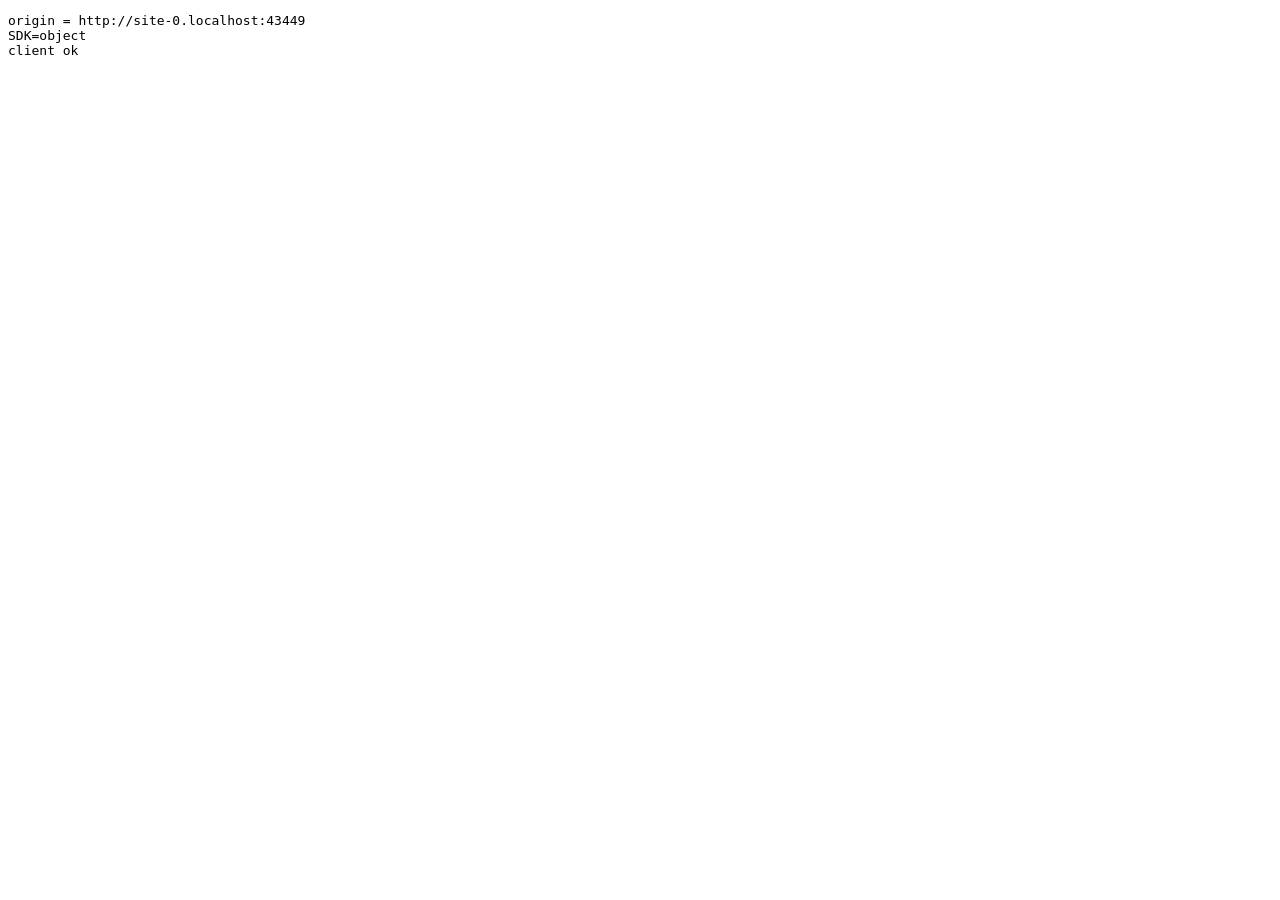
<file: _ghorigin.html>
<!doctype html>
<html><head><meta charset="utf-8"><title>ghorigin probe</title></head>
<body><pre id="out">running...</pre>
<script src="js/cloud-sdk.js?v=1"></script>
<script>
const out = document.getElementById('out');
const L = [];
const say = m => { L.push(m); out.textContent = L.join('\n'); };
const TINY = '[data-uri]';
const KEY = 'wbpk_p7SWMhcRww37VUgFTI1xc3_w81WiVKdg0hMWogQoB8WcX5Ki3Pc7tVG';
const EP  = 'https://emerald-tablet-tarot.app.workbuddy.host';

say('origin = ' + location.origin);
window.addEventListener('error', e => say('WINERR ' + e.message));

(async () => {
  try {
    say('SDK=' + (typeof window.WorkBuddyCloud));
    const g = window.WorkBuddyCloud;
    const c = g.createWorkBuddyCloud({
      endpoint: EP,
      oauthRelayBaseUrl: 'https://www.workbuddy.cn/v2/as/genie-baas/oauth',
      publishableKey: KEY
    });
    say('client ok');

    // 1) READ
    try {
      const r = await c.database.from('cuiyu_slots').select('key,ix,rev')
        .eq('page','cuiyulu').eq('key','cup').eq('ix',0);
      say('READ ' + (r.error ? 'ERR ' + JSON.stringify(r.error) : 'OK rows=' + (r.data||[]).length));
    } catch (e) { say('READ THROW ' + (e && (e.status||'') + ' | ' + e.message || e)); }

    // 2) WRITE (rpc + passcode)
    try {
      const w = await c.database.rpc('cuiyu_set_slot', {
        p_passcode:'520', p_page:'cuiyulu', p_key:'cup', p_ix:0,
        p_url: TINY, p_rev: 'ghprobe-' + Date.now()
      });
      say('WRITE ' + (w.error ? 'ERR ' + JSON.stringify(w.error) : 'OK'));
    } catch (e) { say('WRITE THROW ' + (e && (e.status||'') + ' | ' + e.message || e)); }

    // 3) 实际发出的网络请求（看被谁拦了）
    setTimeout(() => {
      try {
        const rs = performance.getEntriesByType('resource')
          .filter(x => x.name.indexOf('workbuddy') >= 0 || x.name.indexOf('tencentbuddy') >= 0);
        say('NET ' + rs.length);
        rs.slice(0, 12).forEach(x => say('  ' + x.name.replace(location.origin,'') + '  [size=' + (x.transferSize===undefined?'?':x.transferSize) + ']'));
      } catch (e) { say('NET ERR ' + e); }
      say('DONE');
    }, 1500);
  } catch (e) { say('FATAL ' + (e && e.message || e)); say('DONE'); }
})();
</script>
</body></html>
</file>
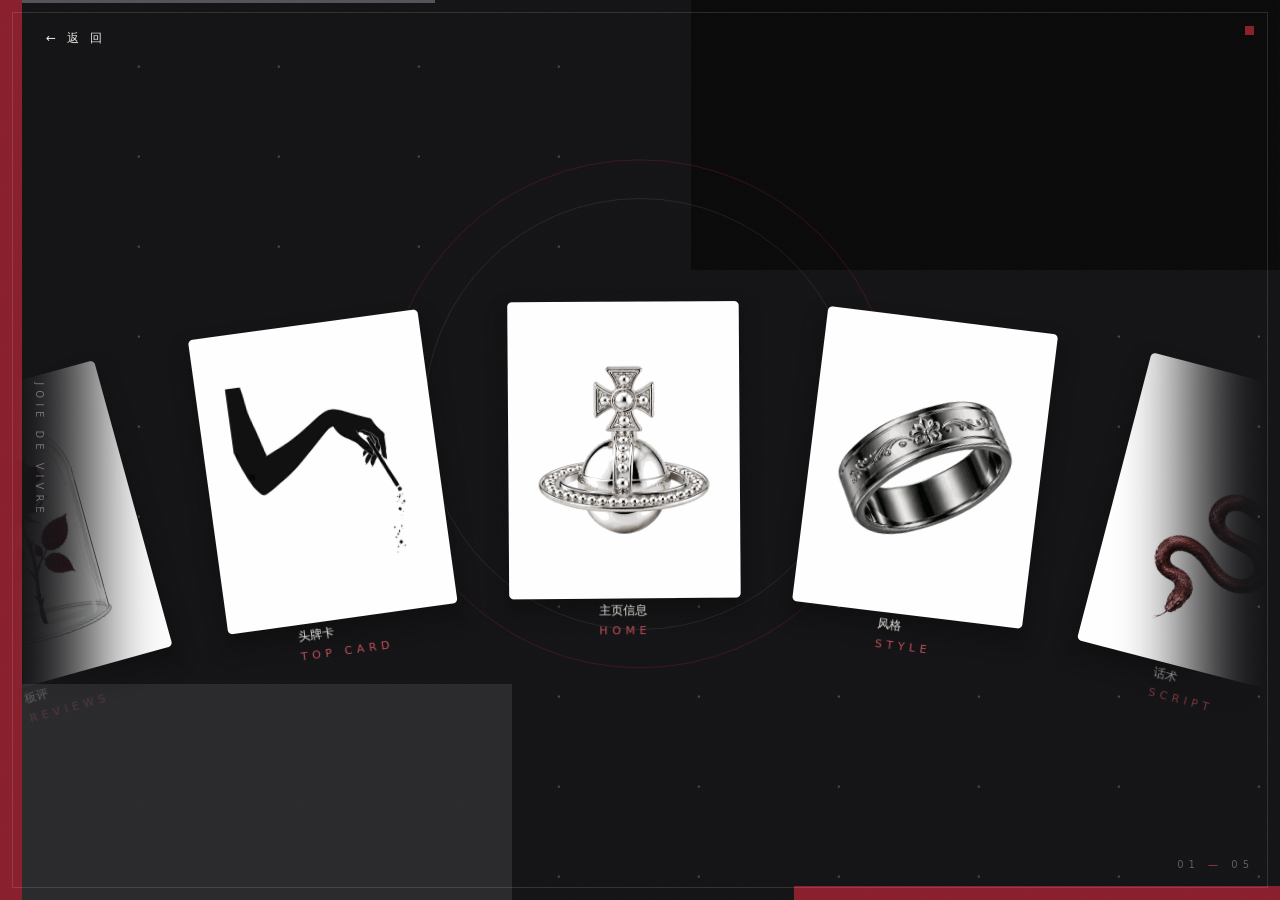
<file: peiban/gallery.html>
<!doctype html>
<html lang="zh-CN">
  <head>
    <meta charset="UTF-8" />
    <meta name="viewport" content="width=device-width, initial-scale=1, maximum-scale=1, user-scalable=no" />
    <title>唤醒画廊</title>
    <style>
/* ==========================================================================
   CircularGallery - 组件样式（对应原仓库的 CircularGallery.css）
   ========================================================================== */

.circular-gallery {
  position: relative;
  width: 100%;
  height: 100%;
  overflow: hidden;
  cursor: grab;
  touch-action: pan-y;
  outline: none;
}
.circular-gallery[data-dragging] { cursor: grabbing; }
.circular-gallery[data-pointer] { cursor: pointer; }
.circular-gallery-canvas {
  position: absolute;
  inset: 0;
  width: 100%;
  height: 100%;
  display: block;
}
.circular-gallery-labels {
  position: absolute;
  inset: 0;
  pointer-events: none;
}
.circular-gallery-label {
  position: absolute;
  left: 0;
  top: 0;
  white-space: nowrap;
  will-change: transform, opacity;
  text-shadow: 0 2px 14px rgba(0, 0, 0, 0.45);
}
.circular-gallery-caption {
  position: absolute;
  left: 50%;
  top: 0;
  transform: translate(-50%, 0);
  width: min(620px, 84%);
  text-align: center;
  opacity: 0;
  pointer-events: none;
  will-change: transform, opacity;
}
.circular-gallery-caption-text { margin: 0; line-height: 1.5; }
.circular-gallery-close {
  position: absolute;
  top: 22px;
  right: 22px;
  width: 40px;
  height: 40px;
  display: grid;
  place-items: center;
  border: 1px solid currentColor;
  border-radius: 999px;
  background: transparent;
  color: currentColor;
  opacity: 0;
  pointer-events: none;
  cursor: pointer;
  transition: opacity 0.2s;
}
.circular-gallery-close[data-visible] { opacity: 0.85; pointer-events: auto; }
.circular-gallery-hidden {
  position: absolute;
  width: 1px;
  height: 1px;
  overflow: hidden;
  clip-path: inset(50%);
  white-space: nowrap;
}

      /* ===== 覆盖：透明画布，背景由 .g-bg 拼接层承担 ===== */
      #gallery { touch-action: none !important; background: transparent !important; }
      body { margin: 0; background: #141416; overflow: hidden; }
      #gallery { position: relative; z-index: 1; width: 100%; height: 100vh; }

      /* ===== 黑白灰暗红拼接背景 ===== */
      .g-bg{
        position: fixed; inset: 0; z-index: 0; pointer-events: none;
        background:
          /* 暗红竖带：左缘 */
          linear-gradient(#8a1f2d, #8a1f2d) left top / 22px 100% no-repeat,
          /* 暗红横带：底部右段 */
          linear-gradient(#8a1f2d, #8a1f2d) right bottom / 38% 14px no-repeat,
          /* 黑色大块：右上 */
          linear-gradient(#0a0a0b, #0a0a0b) right top / 46% 30% no-repeat,
          /* 深灰块：左下 */
          linear-gradient(#2a2a2d, #2a2a2d) left bottom / 40% 24% no-repeat,
          /* 浅灰细横带：顶部左段 */
          linear-gradient(#55535a, #55535a) left top / 34% 3px no-repeat,
          /* 半调网点条：右中 */
          radial-gradient(rgba(233,230,223,.28) 1px, transparent 1.4px) right 8% top 36% / 140px 90px repeat,
          /* 底色 */
          #141416;
      }
      /* 细白内框：拼贴的"装裱线" */
      .g-frame{
        position: fixed; inset: 12px; z-index: 0; pointer-events: none;
        border: 1px solid rgba(233,230,223,.14);
      }
      /* 背景大圆环：呼应土星 */
      .g-circle{
        position: fixed; left: 50%; top: 46%; z-index: 0; pointer-events: none;
        width: 430px; height: 430px; transform: translate(-50%, -50%);
        border: 1px solid rgba(233,230,223,.09); border-radius: 50%;
      }
      .g-circle::after{
        content: ''; position: absolute; left: 50%; top: 50%;
        width: 118%; height: 118%; transform: translate(-50%, -50%);
        border: 1px solid rgba(138,31,45,.35); border-radius: 50%;
      }
      /* 装饰小字：竖排英文 + 页码 + 红方块 */
      .g-word{
        position: fixed; z-index: 0; pointer-events: none;
        font-family: system-ui, -apple-system, sans-serif;
        color: rgba(233,230,223,.4); letter-spacing: .5em; font-weight: 300;
      }
      .g-word.w1{ left: 34px; top: 50%; transform: translateY(-50%); writing-mode: vertical-rl; font-size: 10px; }
      .g-word.w2{ right: 26px; bottom: 30px; font-size: 10px; color: rgba(233,230,223,.35); }
      .g-word.w2 b{ color: #b23a45; font-weight: 400; }
      .g-sq{
        position: fixed; right: 26px; top: 26px; z-index: 0; pointer-events: none;
        width: 9px; height: 9px; background: #8a1f2d;
      }
      /* 噪点颗粒 */
      .g-noise{
        position: fixed; inset: 0; z-index: 0; pointer-events: none; opacity: .05;
        background-image: url("data:image/svg+xml;utf8,<svg xmlns='http://www.w3.org/2000/svg' width='160' height='160'><filter id='n'><feTurbulence type='fractalNoise' baseFrequency='0.9' numOctaves='2'/><feColorMatrix type='saturate' values='0'/></filter><rect width='160' height='160' filter='url(%23n)' opacity='0.5'/></svg>");
      }

      /* ===== 返回按钮 ===== */
      .g-back{
        position: fixed; left: 36px; top: 24px; z-index: 20;
        font-size: 12px; letter-spacing: .3em; color: #e9e6df;
        padding: 6px 10px; cursor: pointer; user-select: none; -webkit-user-select: none;
        font-family: system-ui,-apple-system,'PingFang SC','Microsoft YaHei',sans-serif;
      }
      .g-back:active{ opacity: .5; }

      /* ===== 卡片文字：中文细体 + 英文小字 ===== */
      .circular-gallery-label{ font-weight: 300 !important; }
      .circular-gallery-label .en{
        display: block; margin-top: 5px;
        font-size: 11px !important; font-weight: 300; font-style: normal;
        letter-spacing: .42em; color: #c0505b !important;
        font-family: system-ui, sans-serif;
      }
    </style>
  </head>
  <body>
    <div class="g-bg"></div>
    <div class="g-frame"></div>
    <div class="g-circle"></div>
    <div class="g-word w1">JOIE&nbsp;DE&nbsp;VIVRE</div>
    <div class="g-word w2">01<b>&nbsp;—&nbsp;</b>05</div>
    <div class="g-sq"></div>
    <div class="g-noise"></div>

    <div class="g-back" id="gBack">← 返 回</div>

    <div id="gallery"></div>

    <script>
/* ==========================================================================
   CircularGallery - 环形画廊（WebGL2）
   来源：react-bits / Components/CircularGallery

   本文件是原生 JS 移植版：着色器与全部数学逻辑逐行保留，
   只把 React hooks 换成实例字段 / 事件委托。零依赖，不需要构建工具。

   三步接入：
     1. <link rel="stylesheet" href="circular-gallery.css">
     2. <div id="gallery"></div>
     3. <script src="circular-gallery.js"><\/script>
        <script>
          CircularGallery.mount('#gallery', {
            items: [{ image: 'a.jpg', text: '标题' }]
          });
        <\/script>

   --------------------------------------------------------------------------
   参数（全部可选，不写就用默认值）
   --------------------------------------------------------------------------
   items         数组，必填   [{ image, text, description }]，image 是图片地址
   bend          3           弧面弯曲程度；0 = 平直，负号往反方向弯
   itemSize      1           卡片整体大小倍率 0.2~2
   itemAspect    0.78        卡片宽高比（宽 ÷ 高）
   gap           0.26        卡片间距（按卡片宽度的比例）
   borderRadius  0.05        圆角，相对短边 0~0.5
   textColor     '#ffffff'   文字 / 高亮描边颜色
   wave          1           滚动时的波浪扭曲强度，0 = 关闭
   fadeEdges     0.12        两侧边缘淡出，0 = 不淡出
   shadow        0.25        卡片阴影 0~1
   scrollSpeed   2           拖拽 / 滚轮灵敏度
   scrollEase    0.05        缓动，越小越拖沓 0.001~1
   autoScroll    0           自动滚动速度，0 = 关闭
   grayscale     false       默认黑白，悬停 / 激活时恢复彩色
   showTitles    true        显示卡片标题
   snap          true        松手自动对齐到最近一张
   openOnClick   true        点击卡片放大
   intro         true        首屏入场动画
   font          'bold 30px Figtree, system-ui, sans-serif'  标题字体
   fontUrl       null        自定义字体地址（不填就不请求网络）
   dpr           undefined   设备像素比上限，默认取 window.devicePixelRatio（封顶 2）

   回调：onItemClick(item, index) / onActiveChange(index) / onStateChange(active, open)

   实例方法：
     setOptions({ ... })   运行时改参数
     focusIndex(i)         滚到第 i 张
     openIndex(i)          滚到第 i 张并放大
     replayIntro()         重播入场动画
     useFont(url)          换字体
     destroy()             销毁，释放 WebGL 资源
   ========================================================================== */

;(function (global) {
  'use strict';

/* 只有跨域的 http(s) 图片才需要 crossOrigin；同源 / data: / blob: 一律不加，
   否则用 file:// 直接打开页面时图片会加载失败。 */
const isCrossOrigin = function (url) {
  if (!/^https?:\/\//i.test(url)) return false;
  try {
    return new URL(url, location.href).origin !== location.origin;
  } catch (e) {
    return false;
  }
};

const DEFAULT_FONT = 'bold 30px Figtree, system-ui, sans-serif';
const DEFAULT_FONT_URL =
  'https://fonts.googleapis.com/css2?family=Figtree:wght@400;700&display=swap';

  /* 不传 items 时的兜底数据（与原 React 组件一致）。实际使用请自己传 items。 */
  const DEFAULT_ITEMS = Array.from({ length: 12 }, function (_, i) {
    return { image: 'https://picsum.photos/seed/' + (i + 1) + '/800/600', text: 'Image ' + (i + 1) };
  });

const SEGMENTS_X = 32;
const SEGMENTS_Y = 24;
const INTRO_SECONDS = 1.4;
const WORLD_HEIGHT = 16.57;
const CLASSES = {
  root: 'circular-gallery',
  canvas: 'circular-gallery-canvas',
  labels: 'circular-gallery-labels',
  label: 'circular-gallery-label',
  caption: 'circular-gallery-caption',
  captionText: 'circular-gallery-caption-text',
  close: 'circular-gallery-close',
  hidden: 'circular-gallery-hidden'
};
const STEPS = { ArrowRight: 1, ArrowDown: 1, ArrowLeft: -1, ArrowUp: -1 };
const PICSUM_ITEMS = [
  { image: 'https://picsum.photos/seed/1/800/600', text: 'Bridge' },
  { image: 'https://picsum.photos/seed/2/800/600', text: 'Desk Setup' },
  { image: 'https://picsum.photos/seed/3/800/600', text: 'Waterfall' },
  { image: 'https://picsum.photos/seed/4/800/600', text: 'Strawberries' },
  { image: 'https://picsum.photos/seed/5/800/600', text: 'Deep Diving' },
  { image: 'https://picsum.photos/seed/16/800/600', text: 'Train Track' },
  { image: 'https://picsum.photos/seed/17/800/600', text: 'Santorini' },
  { image: 'https://picsum.photos/seed/8/800/600', text: 'Blurry Lights' },
  { image: 'https://picsum.photos/seed/9/800/600', text: 'New York' },
  { image: 'https://picsum.photos/seed/10/800/600', text: 'Good Boy' },
  { image: 'https://picsum.photos/seed/21/800/600', text: 'Coastline' },
  { image: 'https://picsum.photos/seed/12/800/600', text: 'Palm Trees' }
];

const VERTEX = `#version 300 es
in vec2 aPosition;
uniform vec2 uResolution;
uniform vec2 uCenter;
uniform vec2 uSize;
uniform float uAngle;
uniform float uPad;
uniform float uWave;
uniform float uWaveTime;
uniform float uFocal;
out vec2 vLocal;
void main() {
  vec2 local = aPosition * (uSize + 2.0 * uPad);
  vec2 unit = local / max(uSize, vec2(1.0));
  float z = uWave * (sin(unit.x * 4.0 + uWaveTime) + cos(unit.y * 2.0 + uWaveTime)) * 0.5;
  float depth = uFocal / max(uFocal - z, 1.0);
  float c = cos(uAngle);
  float s = sin(uAngle);
  vec2 turned = vec2(c * local.x - s * local.y, s * local.x + c * local.y);
  vLocal = local;
  gl_Position = vec4((uCenter + turned * depth) / (uResolution * 0.5), 0.0, 1.0);
}`;

const FRAGMENT = `#version 300 es
precision highp float;
uniform sampler2D uTexture;
uniform vec2 uResolution;
uniform vec2 uSize;
uniform float uRadius;
uniform float uImageAspect;
uniform float uReady;
uniform vec3 uPlaceholder;
uniform float uGray;
uniform float uDim;
uniform float uAlpha;
uniform float uRing;
uniform vec3 uRingColor;
uniform float uRingWidth;
uniform float uRingGap;
uniform float uFade;
uniform float uShadow;
uniform float uBlur;
uniform vec2 uShadowOffset;
in vec2 vLocal;
out vec4 outColor;

float roundBox(vec2 p, vec2 b, float r) {
  vec2 q = abs(p) - b + r;
  return length(max(q, 0.0)) + min(max(q.x, q.y), 0.0) - r;
}

float smoother(float x) {
  x = clamp(x, 0.0, 1.0);
  return x * x * x * (x * (x * 6.0 - 15.0) + 10.0);
}

float edgeFade() {
  if (uFade <= 0.0) return 1.0;
  float u = gl_FragCoord.x / uResolution.x;
  return smoother(u / uFade) * smoother((1.0 - u) / uFade);
}

void main() {
  vec2 extent = uSize * 0.5;
  if (uShadow > 0.0) {
    float d = roundBox(vLocal - uShadowOffset, extent, uRadius);
    float a = uShadow * (1.0 - smoothstep(-uBlur, uBlur, d)) * uAlpha * edgeFade();
    outColor = vec4(0.0, 0.0, 0.0, a);
    return;
  }
  float d = roundBox(vLocal, extent, uRadius);
  float pixel = max(length(vec2(dFdx(d), dFdy(d))), 1e-4);
  float cover = clamp(0.5 - d / pixel, 0.0, 1.0);
  vec2 uv = vLocal / uSize + 0.5;
  float aspect = uSize.x / uSize.y;
  vec2 crop = aspect > uImageAspect ? vec2(1.0, uImageAspect / aspect) : vec2(aspect / uImageAspect, 1.0);
  vec3 image = texture(uTexture, (uv - 0.5) * crop + 0.5).rgb;
  vec3 color = mix(uPlaceholder, image, uReady);
  float luma = dot(color, vec3(0.2126, 0.7152, 0.0722));
  color = mix(color, vec3(luma), uGray) * (1.0 - uDim);
  float body = cover * mix(0.08, 1.0, uReady);
  float band = abs(d - uRingGap - uRingWidth * 0.5) - uRingWidth * 0.5;
  float ring = clamp(0.5 - band / pixel, 0.0, 1.0) * uRing;
  vec4 card = vec4(color * body, body);
  vec4 outline = vec4(uRingColor * ring, ring);
  outColor = (card + outline * (1.0 - card.a)) * uAlpha * edgeFade();
}`;

const clamp = (value, min, max) => Math.min(max, Math.max(min, value));
const mix = (a, b, t) => a + (b - a) * t;
const ease = value => value * value * (3 - 2 * value);
const wrap = (value, length) => ((value % length) + length) % length;

function deriveFontFamilyFromUrl(url) {
  const fileName = (url.split('/').pop() || 'custom-font').split('?')[0];
  const base = fileName.replace(/\.(woff2?|ttf|otf|eot)$/i, '');
  return base.replace(/[^a-zA-Z0-9-_ ]/g, '').trim() || 'CircularGalleryFont';
}

async function loadFontFromStylesheet(url) {
  const response = await fetch(url);
  if (!response.ok) throw new Error(`Failed to fetch font stylesheet (${response.status})`);
  const cssText = await response.text();
  const faceBlocks = cssText.match(/@font-face\s*{[^}]*}/g) || [];
  let family = null;
  const fontFaces = [];
  for (const block of faceBlocks) {
    const familyMatch = block.match(/font-family:\s*['"]?([^;'"]+)['"]?/);
    const urlMatch = block.match(/url\(\s*['"]?([^'")]+)['"]?\s*\)/);
    if (!familyMatch || !urlMatch) continue;
    family = familyMatch[1].trim();
    const descriptors = {};
    const weightMatch = block.match(/font-weight:\s*([^;]+);/);
    const styleMatch = block.match(/font-style:\s*([^;]+);/);
    const rangeMatch = block.match(/unicode-range:\s*([^;]+);/);
    if (weightMatch) descriptors.weight = weightMatch[1].trim();
    if (styleMatch) descriptors.style = styleMatch[1].trim();
    if (rangeMatch) descriptors.unicodeRange = rangeMatch[1].trim();
    fontFaces.push(new FontFace(family, `url(${urlMatch[1]})`, descriptors));
  }
  if (!family) throw new Error('No @font-face rule found in the stylesheet');
  await Promise.allSettled(
    fontFaces.map(async face => {
      await face.load();
      document.fonts.add(face);
    })
  );
  return family;
}

async function loadFontFromFile(url) {
  const family = deriveFontFamilyFromUrl(url);
  const fontFace = new FontFace(family, `url(${url})`);
  await fontFace.load();
  document.fonts.add(fontFace);
  return family;
}

async function resolveFont(font, fontUrl) {
  const url = fontUrl || (font === DEFAULT_FONT ? DEFAULT_FONT_URL : null);
  if (!url) return font;
  try {
    const isStylesheet = url.includes('fonts.googleapis.com') || /\.css(\?.*)?$/i.test(url);
    const family = isStylesheet ? await loadFontFromStylesheet(url) : await loadFontFromFile(url);
    const sizeMatch = font.match(/^\s*(.*?\d+px)/);
    return `${sizeMatch ? sizeMatch[1].trim() : 'bold 30px'} "${family}"`;
  } catch {
    return font;
  }
}

const fontScale = font => {
  const match = String(font).match(/(\d+(?:\.\d+)?)px/);
  return match ? parseFloat(match[1]) / 30 : 1;
};

const compile = (gl, type, source) => {
  const shader = gl.createShader(type);
  if (!shader) return null;
  gl.shaderSource(shader, source);
  gl.compileShader(shader);
  if (gl.getShaderParameter(shader, gl.COMPILE_STATUS)) return shader;
  console.error('shader compile failed:', gl.getShaderInfoLog(shader));
  gl.deleteShader(shader);
  return null;
};

const link = gl => {
  const vertex = compile(gl, gl.VERTEX_SHADER, VERTEX);
  const fragment = compile(gl, gl.FRAGMENT_SHADER, FRAGMENT);
  const program = gl.createProgram();
  if (!vertex || !fragment || !program) return null;
  gl.attachShader(program, vertex);
  gl.attachShader(program, fragment);
  gl.bindAttribLocation(program, 0, 'aPosition');
  gl.linkProgram(program);
  gl.deleteShader(vertex);
  gl.deleteShader(fragment);
  if (!gl.getProgramParameter(program, gl.LINK_STATUS)) {
    console.error('program link failed:', gl.getProgramInfoLog(program));
    gl.deleteProgram(program);
    return null;
  }
  const uniforms = {};
  const count = gl.getProgramParameter(program, gl.ACTIVE_UNIFORMS);
  for (let i = 0; i < count; i++) {
    const info = gl.getActiveUniform(program, i);
    if (info) uniforms[info.name] = gl.getUniformLocation(program, info.name);
  }
  return { program, uniforms };
};

class CircularGallery {
  constructor(container, options = {}) {
    this.container = container;
    this.settings = Object.assign(
      {
        items: DEFAULT_ITEMS,
        bend: 3,
        textColor: '#ffffff',
        borderRadius: 0.05,
        font: DEFAULT_FONT,
        fontUrl: null,
        scrollSpeed: 2,
        scrollEase: 0.05,
        itemSize: 1,
        itemAspect: 0.78,
        gap: 0.26,
        wave: 1,
        fadeEdges: 0.12,
        shadow: 0.25,
        grayscale: false,
        showTitles: true,
        snap: true,
        autoScroll: 0,
        openOnClick: true,
        intro: true,
        dpr: undefined,
        onItemClick: undefined,
        onActiveChange: undefined,
        onStateChange: undefined
      },
      options
    );
    this.fontRef = this.settings.font;
    this.active = 0;
    this.open = false;
    this.cards = [];
    this.pool = [];
    this.raf = 0;
    this.last = 0;
    this.visible = true;
    this.snapTimer = 0;
    this.lastItems = null;
    this.typing = false;
    this.textures = new Map();
    this.colorCache = new Map();
    this.view = { width: 1, height: 1, ratio: 1 };
    this.state = {
      scroll: 0, target: 0, velocity: 0, open: 0, openTarget: 0,
      intro: this.settings.intro ? 0 : 1, waveTime: 0, ring: 0, keyboard: false,
      hovered: null, hover: new Map(), focus: new Map(), drag: null,
      lastInput: 0, active: 0, spacing: 1
    };
    this.buttons = [];
    this.frame = this.frame.bind(this);
    this.wake = this.wake.bind(this);

    this.build();
    if (!this.initGL()) return;
    this.bindEvents();
    this.resize();
    this.lastItems = this.settings.items;
    this.settings.items.forEach(item => this.textureFor(item.image));
    this.wake();
  }

  /* ---------- DOM ---------- */
  build() {
    const c = this.container;
    c.classList.add(CLASSES.root);
    c.tabIndex = 0;
    c.setAttribute('role', 'region');
    c.setAttribute('aria-roledescription', 'carousel');
    c.setAttribute('aria-label', 'Image gallery');

    this.canvas = document.createElement('canvas');
    this.canvas.className = CLASSES.canvas;
    this.canvas.setAttribute('aria-hidden', 'true');
    c.appendChild(this.canvas);

    this.labelLayer = document.createElement('div');
    this.labelLayer.className = CLASSES.labels;
    this.labelLayer.setAttribute('aria-hidden', 'true');
    c.appendChild(this.labelLayer);

    this.caption = document.createElement('div');
    this.caption.className = CLASSES.caption;
    this.caption.setAttribute('aria-hidden', 'true');
    c.appendChild(this.caption);

    this.closeBtn = document.createElement('button');
    this.closeBtn.type = 'button';
    this.closeBtn.className = CLASSES.close;
    this.closeBtn.dataset.galleryClose = '';
    this.closeBtn.tabIndex = -1;
    this.closeBtn.setAttribute('aria-label', 'Close');
    this.closeBtn.innerHTML =
      '<svg width="18" height="18" viewBox="0 0 18 18" fill="none" aria-hidden="true">' +
      '<path d="M4 4l10 10M14 4L4 14" stroke="currentColor" strokeWidth="1.8" strokeLinecap="round" /></svg>';
    this.closeBtn.addEventListener('click', () => this.doClose());
    c.appendChild(this.closeBtn);

    this.list = document.createElement('ul');
    this.list.className = CLASSES.hidden;
    this.list.dataset.galleryList = '';
    c.appendChild(this.list);
    this.buildList();

    this.live = document.createElement('div');
    this.live.className = CLASSES.hidden;
    this.live.setAttribute('aria-live', 'polite');
    c.appendChild(this.live);
  }

  buildList() {
    const list = this.settings.items;
    this.list.replaceChildren();
    this.buttons = list.map((item, index) => {
      const li = document.createElement('li');
      const btn = document.createElement('button');
      btn.type = 'button';
      btn.textContent = item.text || item.alt || `Image ${index + 1}`;
      btn.setAttribute('aria-label', `${btn.textContent}, ${index + 1} of ${list.length}`);
      btn.tabIndex = index === this.active ? 0 : -1;
      btn.addEventListener('focus', () => this.focusIndex(index));
      btn.addEventListener('click', () => this.openIndex(index));
      li.appendChild(btn);
      this.list.appendChild(li);
      return btn;
    });
  }

  syncList() {
    const count = this.settings.items.length;
    this.buttons.forEach((btn, index) => {
      btn.tabIndex = index === this.active ? 0 : -1;
      if (index === this.active) btn.setAttribute('aria-current', 'true');
      else btn.removeAttribute('aria-current');
    });
    this.live.textContent = this.open
      ? `${this.settings.items[wrap(this.active, count)]?.text || 'Image'} opened`
      : '';
    /* 原生 DOM 里 dataset.x = undefined 会变成字符串 "undefined"（属性依旧存在），
       必须显式 toggle。React 版本的 data-visible={open ? '' : undefined} 是靠
       React 丢弃 undefined 属性实现的，移植过来必须改。*/
    this.closeBtn.toggleAttribute('data-visible', this.open);
    this.closeBtn.tabIndex = this.open ? 0 : -1;
    this.caption.setAttribute('aria-hidden', this.open ? 'false' : 'true');
    this.settings.onStateChange?.(this.active, this.open);
  }

  /* ---------- GL ---------- */
  initGL() {
    const gl = this.canvas.getContext('webgl2', {
      alpha: true, premultipliedAlpha: true, antialias: false, depth: false, stencil: false
    });
    if (!gl) {
      /* 不依赖宿主页面上的任何元素：mount() 会负责显示降级提示。 */
      console.warn('[CircularGallery] 当前环境不支持 WebGL2，组件无法渲染。');
      return false;
    }
    this.gl = gl;
    const program = link(gl);
    if (!program) return false;
    this.program = program;
    this.u = program.uniforms;
    const u = this.u;
    this.uOk = Object.keys(u).length > 10;

    const vertices = [];
    for (let y = 0; y <= SEGMENTS_Y; y++)
      for (let x = 0; x <= SEGMENTS_X; x++)
        vertices.push(x / SEGMENTS_X - 0.5, y / SEGMENTS_Y - 0.5);
    const indices = [];
    for (let y = 0; y < SEGMENTS_Y; y++)
      for (let x = 0; x < SEGMENTS_X; x++) {
        const a = y * (SEGMENTS_X + 1) + x;
        const b = a + 1;
        const cc = a + SEGMENTS_X + 1;
        const d = cc + 1;
        indices.push(a, b, d, a, d, cc);
      }
    this.vao = gl.createVertexArray();
    gl.bindVertexArray(this.vao);
    this.vertexBuffer = gl.createBuffer();
    gl.bindBuffer(gl.ARRAY_BUFFER, this.vertexBuffer);
    gl.bufferData(gl.ARRAY_BUFFER, new Float32Array(vertices), gl.STATIC_DRAW);
    gl.enableVertexAttribArray(0);
    gl.vertexAttribPointer(0, 2, gl.FLOAT, false, 0, 0);
    this.indexBuffer = gl.createBuffer();
    gl.bindBuffer(gl.ELEMENT_ARRAY_BUFFER, this.indexBuffer);
    gl.bufferData(gl.ELEMENT_ARRAY_BUFFER, new Uint16Array(indices), gl.STATIC_DRAW);

    this.anisotropy = gl.getExtension('EXT_texture_filter_anisotropic');
    this.blank = gl.createTexture();
    gl.bindTexture(gl.TEXTURE_2D, this.blank);
    gl.texImage2D(gl.TEXTURE_2D, 0, gl.RGBA, 1, 1, 0, gl.RGBA, gl.UNSIGNED_BYTE, new Uint8Array([0, 0, 0, 0]));

    const probe = document.createElement('canvas').getContext('2d', { willReadFrequently: true });
    this.probe = probe;
    this.reduce = window.matchMedia?.('(prefers-reduced-motion: reduce)').matches ?? false;
    return true;
  }

  parse(value) {
    const key = String(value);
    if (this.colorCache.has(key)) return this.colorCache.get(key);
    let rgb = [1, 1, 1];
    if (this.probe) {
      this.probe.clearRect(0, 0, 1, 1);
      this.probe.fillStyle = '#ffffff';
      this.probe.fillStyle = key;
      this.probe.fillRect(0, 0, 1, 1);
      const [r, g, b] = this.probe.getImageData(0, 0, 1, 1).data;
      rgb = [r / 255, g / 255, b / 255];
    }
    this.colorCache.set(key, rgb);
    return rgb;
  }

  textureFor(url) {
    const existing = this.textures.get(url);
    if (existing) return existing;
    const entry = { texture: null, aspect: 1, ready: 0, loaded: false };
    this.textures.set(url, entry);
    const gl = this.gl;
    const image = new Image();
    /* 只有跨域的 http(s) 图片才需要 crossOrigin（否则 WebGL 上传纹理会报安全错误）；
       同源 / data: / blob: 一律不加 —— 否则 file:// 直接打开时会加载失败。 */
    if (isCrossOrigin(url)) image.crossOrigin = 'anonymous';
    image.decoding = 'async';
    image.onload = () => {
      if (!this.textures.has(url)) return;
      const texture = gl.createTexture();
      gl.bindTexture(gl.TEXTURE_2D, texture);
      gl.pixelStorei(gl.UNPACK_FLIP_Y_WEBGL, true);
      gl.texImage2D(gl.TEXTURE_2D, 0, gl.RGBA, gl.RGBA, gl.UNSIGNED_BYTE, image);
      gl.pixelStorei(gl.UNPACK_FLIP_Y_WEBGL, false);
      gl.generateMipmap(gl.TEXTURE_2D);
      gl.texParameteri(gl.TEXTURE_2D, gl.TEXTURE_MIN_FILTER, gl.LINEAR_MIPMAP_LINEAR);
      gl.texParameteri(gl.TEXTURE_2D, gl.TEXTURE_MAG_FILTER, gl.LINEAR);
      gl.texParameteri(gl.TEXTURE_2D, gl.TEXTURE_WRAP_S, gl.CLAMP_TO_EDGE);
      gl.texParameteri(gl.TEXTURE_2D, gl.TEXTURE_WRAP_T, gl.CLAMP_TO_EDGE);
      if (this.anisotropy) {
        const max = gl.getParameter(this.anisotropy.MAX_TEXTURE_MAX_ANISOTROPY_EXT);
        gl.texParameterf(gl.TEXTURE_2D, this.anisotropy.TEXTURE_MAX_ANISOTROPY_EXT, Math.min(8, max));
      }
      entry.texture = texture;
      entry.aspect = image.naturalWidth / Math.max(1, image.naturalHeight);
      entry.loaded = true;
      this.wake();
    };
    image.src = url;
    return entry;
  }

  prune(list) {
    const keep = new Set(list.map(item => item.image));
    this.textures.forEach((entry, url) => {
      if (keep.has(url)) return;
      if (entry.texture) this.gl.deleteTexture(entry.texture);
      this.textures.delete(url);
    });
  }

  measure() {
    const s = this.settings;
    const height = 0.6 * this.view.height * s.itemSize;
    const width = height * s.itemAspect;
    const scale = Math.min(1, (this.view.width * 0.82) / width);
    return { w: width * scale, h: height * scale, spacing: width * scale * (1 + s.gap) };
  }

  arcOf(x) {
    const s = this.settings;
    if (!s.bend) return { y: 0, angle: 0 };
    const depth = (Math.abs(s.bend) * this.view.height) / WORLD_HEIGHT;
    const half = Math.max(this.view.width, this.view.height * 1.9) / 2;
    const radius = (half * half + depth * depth) / (2 * depth);
    const reach = Math.min(Math.abs(x), half, radius * 0.999);
    const arc = radius - Math.sqrt(radius * radius - reach * reach);
    const angle = Math.sign(x) * Math.asin(reach / radius);
    return s.bend > 0 ? { y: -arc, angle: -angle } : { y: arc, angle };
  }

  captionSize() {
    return clamp(this.view.height * 0.045, 15, 22);
  }

  ensurePool(spacing) {
    const size = Math.ceil(this.view.width / Math.max(spacing, 1)) + 8;
    if (this.pool.length === size) return;
    this.labelLayer.replaceChildren();
    this.pool = Array.from({ length: size }, () => {
      const el = document.createElement('span');
      el.className = CLASSES.label;
      el.style.opacity = '0';
      this.labelLayer.appendChild(el);
      return { el, slot: null, font: '', text: '' };
    });
  }

  layout() {
    const s = this.settings;
    const list = s.items;
    const count = list.length;
    const { w, h, spacing } = this.measure();
    this.state.spacing = spacing;
    const introEase = 1 - Math.pow(1 - this.state.intro, 3);
    const scroll = this.state.scroll + (1 - introEase) * spacing * 1.6;
    const margin = Math.max(20, Math.min(this.view.width, this.view.height) * 0.06);
    const baseLabel = h * 0.072 * fontScale(this.fontRef);
    const openFrame = item => {
      const aspect = this.textureFor(item.image).aspect || w / h;
      const titleSpace = item.text && s.showTitles ? this.captionSize() * 2.4 : 0;
      const captionSpace = titleSpace + (item.description ? 52 : 0);
      const width = Math.min(
        this.view.width - margin * 2,
        (this.view.height - margin * 2 - captionSpace) * aspect
      );
      return { width, height: width / aspect, y: captionSpace / 2, titleSpace };
    };
    const activeFrame = openFrame(list[wrap(this.state.active, count)]);
    const spread = Math.max(0, activeFrame.width / 2 - w / 2);
    const activeX = this.state.active * spacing - scroll;
    const first = Math.floor((scroll - this.view.width / 2 - spacing * 2) / spacing);
    const lastSlot = Math.ceil((scroll + this.view.width / 2 + spacing * 2) / spacing);
    const next = [];
    let lead = null;
    for (let slot = first; slot <= lastSlot; slot++) {
      const index = wrap(slot, count);
      const item = list[index];
      const entry = this.textureFor(item.image);
      const focus = ease(this.state.focus.get(slot) || 0);
      let x = slot * spacing - scroll;
      x += Math.sign(x - activeX) * this.state.open * (1 - focus) * spread;
      const arc = this.arcOf(x);
      const frame = focus > 0 ? openFrame(item) : activeFrame;
      const order = Math.abs(slot * spacing - this.state.scroll) / spacing;
      const shown = ease(clamp(this.state.intro * 2.2 - order * 0.22, 0, 1));
      const hover = this.state.hover.get(slot) || 0;
      const lift = 1 + hover * 0.04 * (1 - focus);
      const card = {
        slot, index, item, entry,
        x: mix(x, 0, focus),
        y: mix(arc.y, frame.y, focus) - (1 - shown) * h * 0.18,
        angle: arc.angle * (1 - focus),
        w: mix(w, frame.width, focus) * lift,
        h: mix(h, frame.height, focus) * lift,
        radius: s.borderRadius * Math.min(w, h),
        alpha: shown * mix(1, 0.12, this.state.open * (1 - focus)),
        dim: this.state.open * (1 - focus) * 0.4,
        gray: s.grayscale ? 1 - Math.max(hover, focus, slot === this.state.active ? this.state.ring : 0) : 0,
        focus,
        labelAlpha: mix(1 - this.state.open, 1, focus),
        labelSize: mix(baseLabel, this.captionSize(), focus),
        frame
      };
      if (!lead || focus > lead.focus) lead = card;
      next.push(card);
    }
    next.sort((a, b) => a.focus - b.focus || Math.abs(b.x) - Math.abs(a.x));
    this.cards = next;
    const frame = lead && lead.focus > 0 ? lead.frame : activeFrame;
    return { w, h, spacing, openH: frame.height, openY: frame.y, titleSpace: frame.titleSpace };
  }

  draw(metrics) {
    const gl = this.gl;
    const u = this.u;
    const s = this.settings;
    const ratio = this.view.ratio;
    const speed = Math.min(Math.abs(this.state.velocity) / Math.max(metrics.spacing * 4, 1), 1);
    const wavePx = this.reduce ? 0 : s.wave * speed * this.view.height * 0.08 * ratio;
    gl.viewport(0, 0, this.canvas.width, this.canvas.height);
    gl.clearColor(0, 0, 0, 0);
    gl.clear(gl.COLOR_BUFFER_BIT);
    gl.enable(gl.BLEND);
    gl.blendFunc(gl.ONE, gl.ONE_MINUS_SRC_ALPHA);
    gl.useProgram(this.program.program);
    gl.bindVertexArray(this.vao);
    gl.uniform2f(u.uResolution, this.canvas.width, this.canvas.height);
    gl.uniform1f(u.uFocal, this.view.height * 1.207 * ratio);
    gl.uniform1f(u.uWaveTime, this.state.waveTime);
    gl.uniform1f(u.uFade, s.fadeEdges);
    gl.uniform3fv(u.uPlaceholder, this.parse(s.textColor));
    gl.uniform3fv(u.uRingColor, this.parse(s.textColor));
    gl.uniform1f(u.uRingWidth, 2 * ratio);
    gl.uniform1f(u.uRingGap, 5 * ratio);
    gl.activeTexture(gl.TEXTURE0);
    gl.uniform1i(u.uTexture, 0);
    const count = SEGMENTS_X * SEGMENTS_Y * 6;
    const blur = Math.max(10, metrics.h * 0.09) * ratio;
    const place = card => {
      gl.uniform2f(u.uCenter, card.x * ratio, card.y * ratio);
      gl.uniform2f(u.uSize, card.w * ratio, card.h * ratio);
      gl.uniform1f(u.uAngle, card.angle);
      gl.uniform1f(u.uRadius, Math.min(card.radius, card.w / 2, card.h / 2) * ratio);
      gl.uniform1f(u.uWave, wavePx * (1 - card.focus));
      gl.uniform1f(u.uAlpha, card.alpha);
    };
    if (s.shadow > 0) {
      gl.uniform1f(u.uShadow, s.shadow);
      gl.uniform1f(u.uBlur, blur);
      gl.uniform2f(u.uShadowOffset, 0, -blur * 0.45);
      gl.uniform1f(u.uPad, blur * 1.6);
      gl.bindTexture(gl.TEXTURE_2D, this.blank);
      this.cards.forEach(card => {
        place(card);
        gl.drawElements(gl.TRIANGLES, count, gl.UNSIGNED_SHORT, 0);
      });
    }
    gl.uniform1f(u.uShadow, 0);
    gl.uniform1f(u.uPad, 10 * ratio);
    this.cards.forEach(card => {
      place(card);
      const entry = card.entry;
      gl.bindTexture(gl.TEXTURE_2D, entry.texture || this.blank);
      gl.uniform1f(u.uImageAspect, entry.aspect);
      gl.uniform1f(u.uReady, entry.ready);
      gl.uniform1f(u.uGray, card.gray);
      gl.uniform1f(u.uDim, card.dim);
      gl.uniform1f(u.uRing, card.slot === this.state.active ? this.state.ring * (1 - card.focus) : 0);
      gl.drawElements(gl.TRIANGLES, count, gl.UNSIGNED_SHORT, 0);
    });
  }

  placeLabels(metrics) {
    const s = this.settings;
    this.ensurePool(metrics.spacing);
    const used = new Set();
    const font = this.fontRef;
    const fade = value => {
      if (s.fadeEdges <= 0) return 1;
      const t = clamp(value / s.fadeEdges, 0, 1);
      return t * t * t * (t * (t * 6 - 15) + 10);
    };
    if (s.showTitles) {
      this.cards.forEach(card => {
        if (!card.item.text) return;
        const entry = this.pool[wrap(card.slot, this.pool.length)];
        used.add(entry);
        if (entry.slot !== card.slot || entry.text !== card.item.text) {
          entry.slot = card.slot;
          entry.text = card.item.text;
          entry.el.textContent = card.item.text;
        }
        if (entry.font !== font) {
          entry.font = font;
          entry.el.style.font = font;
        }
        const size = card.labelSize;
        const offset = card.h / 2 + size * 1.75;   /* 标签整体下移 */
        const x = card.x + Math.sin(card.angle) * offset;
        const y = card.y - Math.cos(card.angle) * offset;
        const cssX = this.view.width / 2 + x;
        const cssY = this.view.height / 2 - y;
        const edge = fade(cssX / this.view.width) * fade(1 - cssX / this.view.width);
        entry.el.style.fontSize = `${size}px`;
        entry.el.style.color = s.textColor;
        entry.el.style.transform =
          `translate(${cssX}px, ${cssY}px) translate(-50%, -50%) rotate(${-card.angle}rad)`;
        entry.el.style.opacity = String(card.alpha * card.labelAlpha * mix(edge, 1, card.focus));
      });
    }
    this.pool.forEach(entry => {
      if (used.has(entry)) return;
      if (entry.el.style.opacity !== '0') entry.el.style.opacity = '0';
    });
    const top =
      this.view.height / 2 - (metrics.openY - metrics.openH / 2) + metrics.titleSpace + 4;
    this.caption.style.transform = `translate(-50%, ${top}px)`;
    this.caption.style.opacity = String(ease(clamp((this.state.open - 0.5) / 0.5, 0, 1)));
    this.caption.style.color = s.textColor;
    if (this.caption.dataset.font !== font) {
      this.caption.dataset.font = font;
      this.caption.style.font = font;
      this.caption.style.fontWeight = '400';
    }
    this.caption.style.fontSize = `${this.captionSize() * 0.8}px`;
    const current = s.items[wrap(this.state.active, s.items.length)];
    const text = current?.description || '';
    if (this.caption.dataset.text !== text) {
      this.caption.dataset.text = text;
      this.caption.replaceChildren();
      if (text) {
        const p = document.createElement('p');
        p.className = CLASSES.captionText;
        p.textContent = text;
        this.caption.appendChild(p);
      }
    }
  }

  nearest() {
    return Math.round(this.state.target / Math.max(this.state.spacing, 1));
  }

  setSlot(slot, announce = true) {
    const s = this.settings;
    this.state.target = slot * this.state.spacing;
    if (slot !== this.state.active) {
      this.state.active = slot;
      const index = wrap(slot, s.items.length);
      this.active = index;
      if (announce) this.syncList();
      s.onActiveChange?.(index);
      this.settings.onStateChange?.(this.active, this.open);
    }
    this.wake();
  }

  openSlot(slot) {
    this.setSlot(slot);
    this.state.openTarget = 1;
    this.open = true;
    this.syncList();
    this.wake();
  }

  doClose() {
    this.state.openTarget = 0;
    this.open = false;
    this.syncList();
    this.wake();
  }

  frame(now) {
    this.raf = 0;
    if (!this.visible || document.hidden) return;
    const s = this.settings;
    const dt = this.last ? clamp((now - this.last) / 1000, 0.0005, 0.05) : 1 / 60;
    this.last = now;
    if (s.items !== this.lastItems) {
      this.lastItems = s.items;
      this.prune(s.items);
      s.items.forEach(item => this.textureFor(item.image));
    }
    const idle = now - this.state.lastInput > 1800;
    const auto =
      s.autoScroll && !this.reduce && !this.state.drag && this.state.open < 0.01 &&
      this.state.hovered === null && !this.state.keyboard && idle;
    if (auto) this.state.target += s.autoScroll * this.state.spacing * 0.25 * dt;
    const follow = this.reduce ? 1 : 1 - Math.pow(1 - s.scrollEase, dt * 60);
    const before = this.state.scroll;
    this.state.scroll += (this.state.target - this.state.scroll) * follow;
    if (Math.abs(this.state.target - this.state.scroll) < 0.05) this.state.scroll = this.state.target;
    const velocity = (this.state.scroll - before) / dt;
    this.state.velocity += (velocity - this.state.velocity) * (1 - Math.exp(-dt / 0.08));
    if (Math.abs(this.state.velocity) < 0.5) this.state.velocity = 0;
    this.state.waveTime += dt * 2.4;
    const openFollow = this.reduce ? 1 : 1 - Math.exp(-dt / 0.14);
    this.state.open += (this.state.openTarget - this.state.open) * openFollow;
    if (Math.abs(this.state.openTarget - this.state.open) < 0.001) this.state.open = this.state.openTarget;
    this.state.ring += ((this.state.keyboard ? 1 : 0) - this.state.ring) * (1 - Math.exp(-dt / 0.1));
    if (Math.abs((this.state.keyboard ? 1 : 0) - this.state.ring) < 0.002)
      this.state.ring = this.state.keyboard ? 1 : 0;
    if (this.state.intro < 1)
      this.state.intro = Math.min(1, this.state.intro + dt / INTRO_SECONDS);
    let settling = false;
    this.state.hover.forEach((value, slot) => {
      const goal = slot === this.state.hovered ? 1 : 0;
      const next = value + (goal - value) * (1 - Math.exp(-dt / 0.12));
      if (Math.abs(goal - next) < 0.002) {
        if (goal === 0) this.state.hover.delete(slot);
        else this.state.hover.set(slot, 1);
      } else {
        this.state.hover.set(slot, next);
        settling = true;
      }
    });
    if (this.state.openTarget > 0 && !this.state.focus.has(this.state.active))
      this.state.focus.set(this.state.active, 0);
    this.state.focus.forEach((value, slot) => {
      const goal = this.state.openTarget > 0 && slot === this.state.active ? 1 : 0;
      const next = this.reduce ? goal : value + (goal - value) * (1 - Math.exp(-dt / 0.16));
      if (Math.abs(goal - next) < 0.001) {
        if (goal === 0) this.state.focus.delete(slot);
        else this.state.focus.set(slot, 1);
      } else {
        this.state.focus.set(slot, next);
        settling = true;
      }
    });
    this.textures.forEach(entry => {
      if (!entry.loaded || entry.ready >= 1) return;
      entry.ready = this.reduce ? 1 : Math.min(1, entry.ready + dt / 0.45);
      settling = true;
    });
    const slot = auto
      ? Math.round(this.state.scroll / Math.max(this.state.spacing, 1))
      : this.nearest();
    if (slot !== this.state.active && !this.state.drag) {
      this.state.active = slot;
      const index = wrap(slot, s.items.length);
      this.active = index;
      this.syncList();
      s.onActiveChange?.(index);
    }
    const metrics = this.layout();
    this.draw(metrics);
    this.placeLabels(metrics);
    const moving =
      (s.autoScroll && !this.reduce) ||
      this.state.scroll !== this.state.target ||
      this.state.velocity !== 0 ||
      this.state.open !== this.state.openTarget ||
      this.state.intro < 1 ||
      (this.state.ring !== 0 && this.state.ring !== 1) ||
      settling;
    if (moving) this.raf = requestAnimationFrame(this.frame);
    else this.last = 0;
  }

  wake() {
    if (!this.raf && this.visible && !document.hidden)
      this.raf = requestAnimationFrame(this.frame);
  }

  resize() {
    const s = this.settings;
    this.view.width = Math.max(1, this.container.clientWidth);
    this.view.height = Math.max(1, this.container.clientHeight);
    this.view.ratio = Math.min(s.dpr || window.devicePixelRatio || 1, 2);
    this.canvas.width = Math.max(1, Math.round(this.view.width * this.view.ratio));
    this.canvas.height = Math.max(1, Math.round(this.view.height * this.view.ratio));
    const before = this.state.spacing;
    const { spacing } = this.measure();
    if (before > 1 && spacing !== before) {
      this.state.scroll = (this.state.scroll / before) * spacing;
      this.state.target = (this.state.target / before) * spacing;
    }
    this.state.spacing = spacing;
    this.wake();
  }

  point(event) {
    const rect = this.container.getBoundingClientRect();
    return {
      x: event.clientX - rect.left - rect.width / 2,
      y: rect.height / 2 - (event.clientY - rect.top)
    };
  }

  hit({ x, y }) {
    for (let i = this.cards.length - 1; i >= 0; i--) {
      const card = this.cards[i];
      if (card.alpha < 0.05) continue;
      const dx = x - card.x;
      const dy = y - card.y;
      const c = Math.cos(-card.angle);
      const s = Math.sin(-card.angle);
      const lx = c * dx - s * dy;
      const ly = s * dx + c * dy;
      if (Math.abs(lx) <= card.w / 2 && Math.abs(ly) <= card.h / 2) return card;
    }
    return null;
  }

  setPointer(card) {
    const slot = card ? card.slot : null;
    if (slot !== this.state.hovered) {
      this.state.hovered = slot;
      if (slot !== null && !this.state.hover.has(slot)) this.state.hover.set(slot, 0);
      this.wake();
    }
    if (card) this.container.setAttribute('data-pointer', '');
    else this.container.removeAttribute('data-pointer');
  }

  snapNow() {
    const s = this.settings;
    if (!s.snap && this.state.open < 0.5) return;
    this.setSlot(this.nearest());
  }

  bindEvents() {
    const container = this.container;
    const onPointerDown = event => {
      if (event.button !== 0 || event.target.closest('[data-gallery-close]')) return;
      this.state.drag = {
        id: event.pointerId,
        x0: event.clientX,
        y0: event.clientY,
        start: this.state.target,
        moved: false,
        samples: [],
        p: this.point(event)
      };
      this.state.lastInput = performance.now();
      this.wake();
    };
    const onPointerMove = event => {
      const drag = this.state.drag;
      if (drag && drag.id === event.pointerId) {
        const dx = event.clientX - drag.x0;
        const dy = event.clientY - drag.y0;
        if (!drag.moved && Math.hypot(dx, dy) > 6) {
          if (Math.abs(dy) > Math.abs(dx) && event.pointerType !== 'mouse') {
            this.state.drag = null;
            return;
          }
          drag.moved = true;
          container.setPointerCapture?.(event.pointerId);
          container.setAttribute('data-dragging', '');
          this.setPointer(null);
        }
        if (drag.moved) {
          this.state.target = drag.start - dx * (this.settings.scrollSpeed / 2);
          drag.samples.push({ x: event.clientX, t: performance.now() });
          if (drag.samples.length > 6) drag.samples.shift();
          this.state.lastInput = performance.now();
          this.wake();
        }
        return;
      }
      if (event.pointerType === 'mouse') this.setPointer(this.hit(this.point(event)));
    };
    const onPointerUp = event => {
      const drag = this.state.drag;
      if (!drag || drag.id !== event.pointerId) return;
      this.state.drag = null;
      container.removeAttribute('data-dragging');
      if (container.hasPointerCapture?.(event.pointerId))
        container.releasePointerCapture(event.pointerId);
      if (drag.moved) {
        const samples = drag.samples;
        if (samples.length > 1) {
          const a = samples[0];
          const b = samples[samples.length - 1];
          const span = Math.max(b.t - a.t, 16);
          const speed = ((b.x - a.x) / span) * 1000;
          this.state.target -= speed * 0.18 * (this.settings.scrollSpeed / 2);
        }
        this.snapNow();
        return;
      }
      const card = this.hit(drag.p);
      const s = this.settings;
      if (!card) {
        if (this.state.open > 0.5) this.doClose();
        return;
      }
      s.onItemClick?.(card.item, card.index);
      if (!s.openOnClick) {
        this.setSlot(card.slot);
        return;
      }
      if (this.state.open > 0.5 && card.slot === this.state.active) this.doClose();
      else this.openSlot(card.slot);
    };
    const onPointerCancel = event => {
      if (this.state.drag && this.state.drag.id === event.pointerId) {
        this.state.drag = null;
        container.removeAttribute('data-dragging');
        this.snapNow();
      }
    };
    const onPointerLeave = () => this.setPointer(null);
    const onWheel = event => {
      const unit = event.deltaMode === 1 ? 16 : event.deltaMode === 2 ? this.view.height : 1;
      const delta = Math.abs(event.deltaX) > Math.abs(event.deltaY) ? event.deltaX : event.deltaY;
      if (!delta) return;
      event.preventDefault();
      this.state.target += delta * unit * (this.settings.scrollSpeed / 2);
      this.state.lastInput = performance.now();
      clearTimeout(this.snapTimer);
      this.snapTimer = setTimeout(() => this.snapNow(), 140);
      this.wake();
    };
    const onKeyDown = event => {
      const s = this.settings;
      const step = STEPS[event.key];
      this.state.lastInput = performance.now();
      if (step) {
        event.preventDefault();
        if (container.contains(document.activeElement) && document.activeElement !== container)
          this.state.keyboard = true;
        this.setSlot(this.nearest() + step);
        const index = wrap(this.state.active, s.items.length);
        if (container.contains(document.activeElement))
          this.buttons[index]?.focus({ preventScroll: true });
        return;
      }
      if (event.key === 'Home' || event.key === 'End') {
        event.preventDefault();
        const base = this.nearest() - wrap(this.nearest(), s.items.length);
        this.setSlot(event.key === 'Home' ? base : base + s.items.length - 1);
        return;
      }
      if (event.key === 'Escape' && this.state.openTarget > 0) {
        event.preventDefault();
        this.doClose();
      }
    };
    const onFocusIn = event => {
      if (!event.target.closest('[data-gallery-list]')) return;
      this.state.keyboard = this.typing || event.target.matches(':focus-visible');
      this.wake();
    };
    const onFocusOut = event => {
      if (container.contains(event.relatedTarget)) return;
      this.state.keyboard = false;
      this.wake();
    };
    const onAnyKey = event => {
      if (event.key === 'Tab' || event.key.startsWith('Arrow')) this.typing = true;
    };
    const onAnyPointer = () => {
      this.typing = false;
    };
    const onVisibility = () => {
      this.last = 0;
      this.wake();
    };

    this.handlers = {
      onPointerDown, onPointerMove, onPointerUp, onPointerCancel, onPointerLeave,
      onWheel, onKeyDown, onFocusIn, onFocusOut, onAnyKey, onAnyPointer, onVisibility
    };

    container.addEventListener('pointerdown', onPointerDown);
    container.addEventListener('pointermove', onPointerMove);
    container.addEventListener('pointerup', onPointerUp);
    container.addEventListener('pointercancel', onPointerCancel);
    container.addEventListener('pointerleave', onPointerLeave);
    container.addEventListener('wheel', onWheel, { passive: false });
    container.addEventListener('keydown', onKeyDown);
    container.addEventListener('focusin', onFocusIn);
    container.addEventListener('focusout', onFocusOut);
    document.addEventListener('visibilitychange', onVisibility);
    document.addEventListener('keydown', onAnyKey, true);
    document.addEventListener('pointerdown', onAnyPointer, true);
    this.resizeObserver = new ResizeObserver(() => this.resize());
    this.resizeObserver.observe(container);
    this.intersection = new IntersectionObserver(entries => {
      this.visible = entries.some(entry => entry.isIntersecting);
      if (this.visible) {
        this.last = 0;
        this.wake();
      }
    });
    this.intersection.observe(container);
  }

  slotFor(index) {
    const count = this.settings.items.length;
    const slot = this.nearest();
    const base = slot - wrap(slot, count) + index;
    return [base - count, base, base + count].reduce((best, value) =>
      Math.abs(value - slot) < Math.abs(best - slot) ? value : best
    );
  }

  /* ---------- 外部 API ---------- */
  setOptions(patch) {
    Object.assign(this.settings, patch);
    if (patch.items) {
      this.state.scroll = Math.min(this.state.scroll, (patch.items.length - 1) * this.state.spacing);
      this.state.target = Math.min(this.state.target, (patch.items.length - 1) * this.state.spacing);
      this.buildList();
      this.syncList();
    }
    if (patch.textColor !== undefined) this.container.style.color = patch.textColor;
    this.wake();
  }

  focusIndex(index) {
    this.setSlot(this.slotFor(index), false);
  }
  openIndex(index) {
    this.openSlot(this.slotFor(index));
  }
  replayIntro() {
    this.state.intro = 0;
    this.wake();
  }
  async useFont(url) {
    this.fontRef = await resolveFont(this.settings.font, url);
    this.wake();
  }
  destroy() {
    cancelAnimationFrame(this.raf);
    clearTimeout(this.snapTimer);
    this.resizeObserver?.disconnect();
    this.intersection?.disconnect();
    const h = this.handlers || {};
    this.container.removeEventListener('pointerdown', h.onPointerDown);
    this.container.removeEventListener('pointermove', h.onPointerMove);
    this.container.removeEventListener('pointerup', h.onPointerUp);
    this.container.removeEventListener('pointercancel', h.onPointerCancel);
    this.container.removeEventListener('pointerleave', h.onPointerLeave);
    this.container.removeEventListener('wheel', h.onWheel);
    this.container.removeEventListener('keydown', h.onKeyDown);
    this.container.removeEventListener('focusin', h.onFocusIn);
    this.container.removeEventListener('focusout', h.onFocusOut);
    document.removeEventListener('visibilitychange', h.onVisibility);
    document.removeEventListener('keydown', h.onAnyKey, true);
    document.removeEventListener('pointerdown', h.onAnyPointer, true);
    this.labelLayer.replaceChildren();
    this.textures.forEach(entry => entry.texture && this.gl.deleteTexture(entry.texture));
    this.gl.deleteTexture(this.blank);
    this.gl.deleteProgram(this.program.program);
    this.gl.deleteBuffer(this.vertexBuffer);
    this.gl.deleteBuffer(this.indexBuffer);
    this.gl.deleteVertexArray(this.vao);
    this.gl.getExtension('WEBGL_lose_context')?.loseContext();
  }
}

  /* ---------- 对外接口 ---------- */
  CircularGallery.mount = function (target, options) {
    options = options || {};
    const el = typeof target === 'string' ? document.querySelector(target) : target;
    if (!el) {
      console.warn('[CircularGallery] 找不到容器：', target);
      return null;
    }
    const gallery = new CircularGallery(el, options);
    if (!gallery.gl) {
      el.classList.add('circular-gallery--no-webgl');
      el.innerHTML =
        '<div style="display:grid;place-items:center;height:100%;padding:24px;' +
        'text-align:center;font:14px/1.6 system-ui,sans-serif;opacity:.7">' +
        '当前浏览器不支持 WebGL2，环形画廊无法渲染。<br>' +
        '（无障碍列表仍然保留，可用 Tab 浏览）</div>';
    }
    return gallery;
  };

  global.CircularGallery = CircularGallery;
})(typeof window !== 'undefined' ? window : globalThis);

    </script>
    <script>
      /* 五个元素：土星耳钉 / 戒指 / 蛇 / 玻璃花 / 烟 —— 图片内嵌 data URI */
      const ITEMS = [
        { image: 'assets/g-profile.png', text: '主页信息' },
        { image: 'assets/g-style.png', text: '风格' },
        { image: 'assets/g-script.png', text: '话术' },
        { image: 'assets/g-reviews.png', text: '板评' },
        { image: 'assets/g-card.png', text: '头牌卡' },
      ];

      const OPTIONS = {
        items: ITEMS,
        bend: 3,
        itemSize: 0.55,        /* 缩小卡片：中间卡不挡邻卡 */
        itemAspect: 0.78,
        gap: 0.3,
        borderRadius: 0.02,
        textColor: '#e9e6df',
        font: '300 17px "PingFang SC","Microsoft YaHei","Noto Sans SC",system-ui,sans-serif',
        wave: 1,
        fadeEdges: 0.14,
        shadow: 0.3,
        scrollSpeed: 2,
        scrollEase: 0.05,
        autoScroll: 0.6,
        grayscale: false,
        showTitles: true,
        snap: true,
        openOnClick: false,     /* 点卡片不放大，直接跳对应子页 */
        onItemClick: function(item){
          const zh = (item.text || '').replace(/\s+/g, '');
          const page = PAGE_MAP[zh];
          if(page) parent.postMessage('gallery:go:' + page, '*');
        },
        intro: true
      };

      const PAGE_MAP = {
'主页信息': 'profile',
'风格': 'vibe',
'话术': 'scripts',
'板评': 'reviews',
'头牌卡': 'book'
      };

      const gallery = CircularGallery.mount('#gallery', OPTIONS);

      /* 卡片文字两行化：中文（组件写入）+ 英文小字（注入 .en 行） */
      (function(){
        const EN = {'主页信息': 'HOME',
'风格': 'STYLE',
'话术': 'SCRIPT',
'板评': 'REVIEWS',
'头牌卡': 'TOP CARD'};
        function fix(){
          document.querySelectorAll('.circular-gallery-label').forEach(function(el){
            const zh = el.textContent;
            if(!zh || el.dataset.done === zh) return;
            const en = EN[zh.replace(/\s+/g, '')];
            if(!en) return;
            el.dataset.done = zh;
            const i = document.createElement('i');
            i.className = 'en'; i.textContent = en;
            el.appendChild(i);
          });
        }
        setInterval(fix, 250); fix();
      })();

      document.getElementById('gBack').addEventListener('click', function(){
        parent.postMessage('gallery:back', '*');
      });
    </script>
  </body>
</html>
</file>
